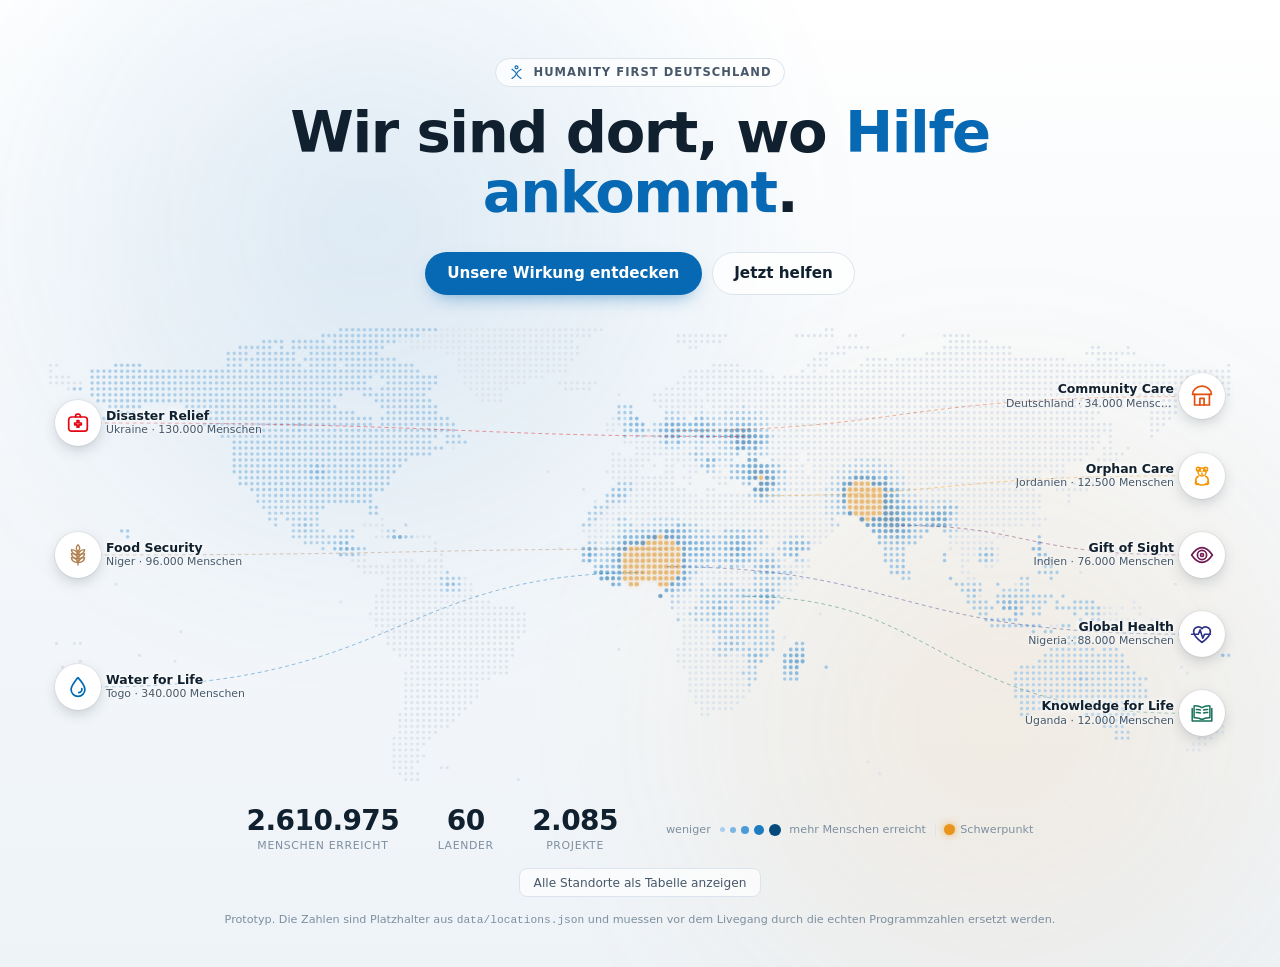
<file: index.html>
<!doctype html>
<html lang="de">
<head>
<meta charset="utf-8">
<meta name="viewport" content="width=device-width, initial-scale=1">
<title>Humanity First - Hero-Prototyp</title>
<link rel="stylesheet" href="src/hf-dot-map.css">
<style>body { margin: 0; background: #f4f7fa; }</style>
</head>
<body>

<section class="hf-hero">
  <div class="hf-hero__head">
    <p class="hf-hero__eyebrow" data-mark>Humanity First Deutschland</p>
    <h1 class="hf-hero__title">Wir sind dort, wo <em>Hilfe ankommt</em>.</h1>
    <div class="hf-actions">
      <a class="hf-btn hf-btn--primary" href="#wirkung">Unsere Wirkung entdecken</a>
      <a class="hf-btn hf-btn--ghost" href="#helfen">Jetzt helfen</a>
    </div>
  </div>

  <div id="map"></div>

  <div class="hf-footer">
    <div class="hf-stats">
      <div class="hf-stat">
        <span class="hf-stat__value" data-stat="beneficiaries">0</span>
        <span class="hf-stat__label">Menschen erreicht</span>
      </div>
      <div class="hf-stat">
        <span class="hf-stat__value" data-stat="countries">0</span>
        <span class="hf-stat__label">Laender</span>
      </div>
      <div class="hf-stat">
        <span class="hf-stat__value" data-stat="projects">0</span>
        <span class="hf-stat__label">Projekte</span>
      </div>
    </div>

    <div class="hf-legend">
      <span>weniger</span>
      <span class="hf-legend__ramp" aria-hidden="true"></span>
      <span>mehr Menschen erreicht</span>
      <span class="hf-legend__accent">Schwerpunkt</span>
    </div>
  </div>

  <div class="hf-panel" id="hf-panel" hidden role="dialog" aria-modal="false" aria-labelledby="hf-panel-title">
    <button class="hf-panel__close" type="button" aria-label="Schliessen">&times;</button>
    <div class="hf-panel__inner"></div>
  </div>

  <button class="hf-table-toggle" aria-expanded="false" aria-controls="hf-table">
    Alle Standorte als Tabelle anzeigen
  </button>
  <div class="hf-table-wrap" id="hf-table" hidden></div>

  <p class="hf-note">
    Prototyp. Die Zahlen sind Platzhalter aus <code>data/locations.json</code> und muessen
    vor dem Livegang durch die echten Programmzahlen ersetzt werden.
  </p>
</section>

<script type="module">
import { HFDotMap } from './src/hf-dot-map.js';
import { ICONS } from './src/icons.js';

// Dachmarke ins Badge
document.querySelector('[data-mark]').insertAdjacentHTML('afterbegin', ICONS.mark);

const data = await fetch('./data/locations.json').then((r) => r.json());
const root = document.getElementById('map');
const map = new HFDotMap(root, data);
window.hfmap = map;   // Debug-Handle, fuer die Produktion entbehrlich

/* ---------- Programmfilter kommt von den Bubbles auf der Karte ---------- */
root.addEventListener('hfmap:program', (e) => {
  const active = map.setProgram(e.detail);
  for (const b of root.querySelectorAll('.hfmap__bubble')) {
    b.setAttribute('aria-pressed', String(b.dataset.program === active));
  }
});

/* ---------- Detail-Panel: Zahlen, Programme, Fotogitter ---------- */
const panel = document.getElementById('hf-panel');
const panelInner = panel.querySelector('.hf-panel__inner');
const programById = new Map(data.programs.map((p) => [p.id, p]));
const fmt = (n) => n.toLocaleString('de-DE');

function openPanel(loc, site) {
  const acts = (site ? site.acts : loc.activities)
    .slice()
    .sort((a, b) => b.beneficiaries - a.beneficiaries);
  const total = acts.reduce((s, a) => s + a.beneficiaries, 0);
  const projects = acts.reduce((s, a) => s + (a.projects || 0), 0);
  const photos = loc.photos || [];

  panelInner.innerHTML = `
    <div class="hf-panel__head">
      <h2 class="hf-panel__title" id="hf-panel-title">${loc.name}</h2>
      <div class="hf-panel__figures">
        <div class="hf-panel__figure"><b>${fmt(total)}</b><span>Menschen erreicht</span></div>
        <div class="hf-panel__figure"><b>${fmt(projects)}</b><span>Projekte</span></div>
      </div>
    </div>
    <ul class="hf-panel__programs">
      ${acts.map((a) => {
        const p = programById.get(a.program);
        return `<li style="--chip-color:${p.color}">${ICONS[p.icon] || ''}
          <span>${p.name}</span> <b>${fmt(a.beneficiaries)}</b></li>`;
      }).join('')}
    </ul>
    ${photos.length
      ? `<div class="hf-masonry">${photos.map((ph) => `
          <figure>
            <img src="${ph.src}" alt="${ph.alt}" loading="lazy" decoding="async">
            <figcaption>${ph.caption}</figcaption>
          </figure>`).join('')}</div>`
      : '<p class="hf-panel__empty">Fuer dieses Land liegen noch keine Fotos vor.</p>'}
    <p class="hf-panel__hint">Fotos: Humanity First. Spaeter verlinken wir hier auf die
      Projekt- und Programmseiten.</p>`;

  panel.hidden = false;
  // Ein Frame warten, sonst greift die Transition nicht.
  requestAnimationFrame(() => panel.classList.add('is-open'));
  panel.querySelector('.hf-panel__close').focus();
}

function closePanel() {
  panel.classList.remove('is-open');
  setTimeout(() => { panel.hidden = true; }, 420);
}

panel.querySelector('.hf-panel__close').addEventListener('click', closePanel);
document.addEventListener('keydown', (e) => {
  if (e.key === 'Escape' && !panel.hidden) closePanel();
});

root.addEventListener('hfmap:select', (e) => {
  // Klick auf ein Land liefert {loc, site}, Klick auf ein Programmsymbol einen Cluster.
  const d = e.detail;
  if (d.loc) openPanel(d.loc, d.site);
  else if (d.lead) openPanel(d.lead.loc, d.lead);
});

/* ---------- Kennzahlen zaehlen bei jedem Wechsel mit ---------- */
const counters = new Map();
document.querySelectorAll('[data-stat]').forEach((el) => counters.set(el.dataset.stat, { el, from: 0 }));

root.addEventListener('hfmap:change', (e) => {
  for (const [key, c] of counters) {
    const to = e.detail[key] ?? 0;
    const from = c.from;
    c.from = to;
    const t0 = performance.now();
    const tick = (now) => {
      const k = Math.min(1, (now - t0) / 700);
      const eased = 1 - Math.pow(1 - k, 3);
      c.el.textContent = Math.round(from + (to - from) * eased).toLocaleString('de-DE');
      if (k < 1) requestAnimationFrame(tick);
    };
    requestAnimationFrame(tick);
  }
  renderTable(e.detail.program);
  renderRamp(e.detail.program);
});

/* ---------- Legende: folgt der Farbe der Karte ---------- */
const ramp = document.querySelector('.hf-legend__ramp');
const RAMP_BLUE = ['#a8d0ee', '#7ab7e4', '#4a9bd8', '#1c7cc0', '#064a7d'];
const SIZES = [5, 6, 8, 10, 12];

function renderRamp(programId) {
  const color = programId ? data.programs.find((p) => p.id === programId).color : null;
  ramp.innerHTML = '';
  SIZES.forEach((size, i) => {
    const d = document.createElement('span');
    d.className = 'hf-legend__dot';
    // Im Programm-Modus zeigt die Legende dieselbe Farbe wie die Karte,
    // abgestuft ueber Deckkraft - sonst widerspricht sie dem Bild.
    d.style.cssText = color
      ? `width:${size}px;height:${size}px;background:${color};opacity:${0.3 + i * 0.175}`
      : `width:${size}px;height:${size}px;background:${RAMP_BLUE[i]}`;
    ramp.appendChild(d);
  });
  document.querySelector('.hf-legend__accent').hidden = Boolean(programId);
}
renderRamp(null);

/* ---------- Textalternative ---------- */
const wrap = document.getElementById('hf-table');
const toggle = document.querySelector('.hf-table-toggle');
const names = new Map(data.programs.map((p) => [p.id, p.name]));

function renderTable(program) {
  const rows = data.locations
    .map((l) => {
      const acts = program ? l.activities.filter((a) => a.program === program) : l.activities;
      if (!acts.length) return null;
      return {
        name: l.name,
        programs: acts.map((a) => names.get(a.program)).join(', '),
        total: acts.reduce((s, a) => s + a.beneficiaries, 0),
      };
    })
    .filter(Boolean)
    .sort((a, b) => b.total - a.total);

  wrap.innerHTML = `<table class="hf-table">
    <caption class="hf-note" style="margin:.5rem">Standorte und erreichte Menschen${program ? ` - ${names.get(program)}` : ''}</caption>
    <thead><tr><th>Land</th><th>Programme</th><th>Menschen</th></tr></thead>
    <tbody>${rows.map((r) => `<tr><td>${r.name}</td><td>${r.programs}</td><td>${r.total.toLocaleString('de-DE')}</td></tr>`).join('')}</tbody>
  </table>`;
}

toggle.addEventListener('click', () => {
  const open = wrap.hidden;
  wrap.hidden = !open;
  toggle.setAttribute('aria-expanded', String(open));
  toggle.textContent = open ? 'Tabelle ausblenden' : 'Alle Standorte als Tabelle anzeigen';
});

// Der erste 'hfmap:change' faellt noch im Konstruktor an - hier nachziehen,
// damit Kennzahlen, Legende und Tabelle initial gefuellt sind.
map.emitChange();
</script>
</body>
</html>
</file>
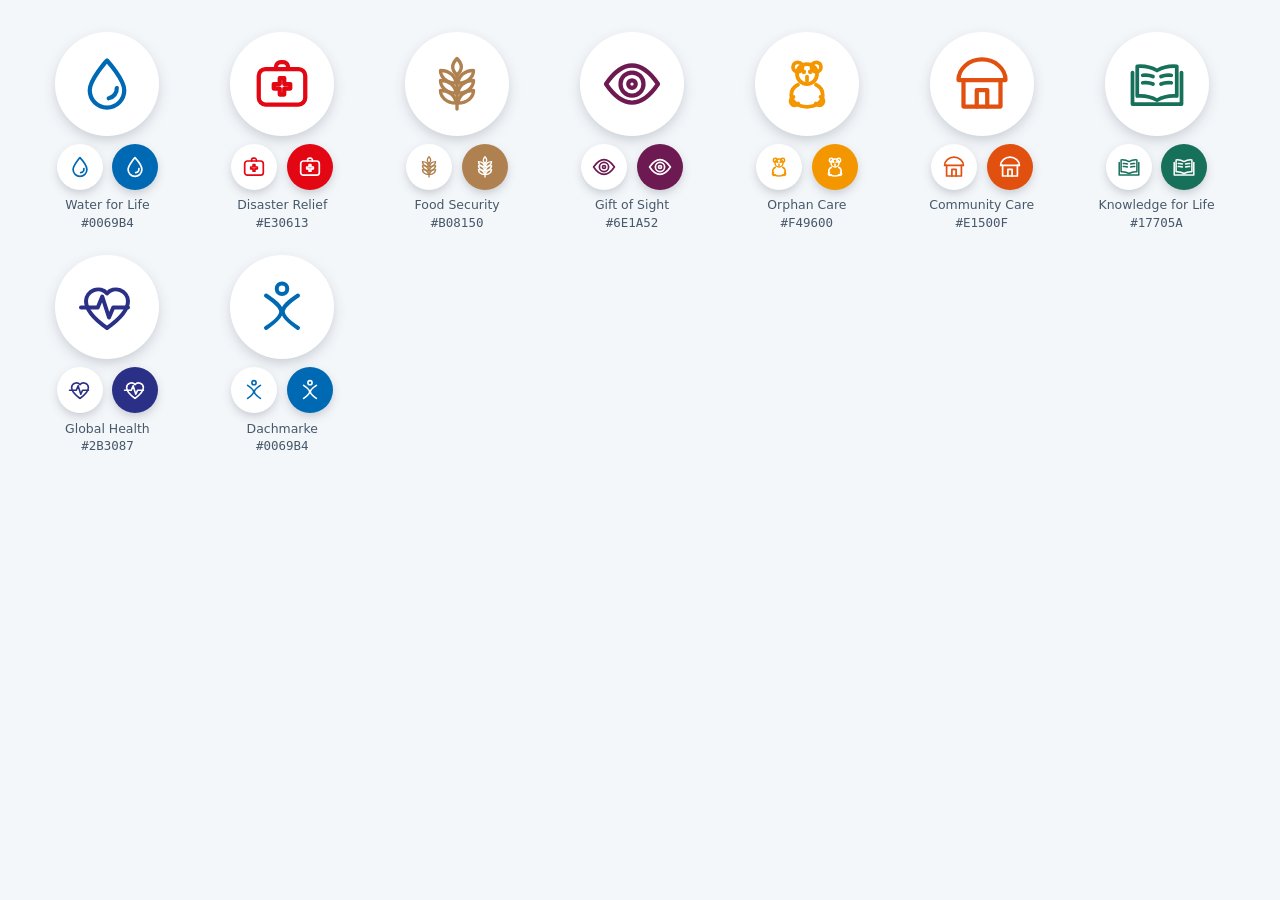
<file: icon-test.html>
<!doctype html>
<html lang="de"><head><meta charset="utf-8"><title>Icon-Test</title>
<style>
 body{margin:0;padding:2rem;background:#f4f7fa;font:14px/1.4 system-ui}
 .grid{display:grid;grid-template-columns:repeat(auto-fill,minmax(150px,1fr));gap:1.5rem;max-width:1200px}
 figure{margin:0;text-align:center}
 .big{display:grid;place-items:center;width:104px;height:104px;margin:0 auto .5rem;background:#fff;
      border-radius:50%;box-shadow:0 5px 16px -4px rgba(16,32,46,.28)}
 .big svg{width:60px;height:60px}
 .row{display:flex;gap:.6rem;justify-content:center;align-items:center;margin-top:.5rem}
 .sm{display:grid;place-items:center;width:46px;height:46px;background:#fff;border-radius:50%;
     box-shadow:0 4px 12px -3px rgba(16,32,46,.3)}
 .sm svg{width:24px;height:24px}
 .inv{background:currentColor}
 .inv svg{color:#fff}
 figcaption{font-size:.78rem;color:#46586a;margin-top:.4rem}
</style></head><body>
<div class="grid" id="g"></div>
<script type="module">
import { ICONS } from './src/icons.js';
const data = await fetch('./data/locations.json').then(r=>r.json());
const rows = [...data.programs.map(p=>({name:p.name,color:p.color,icon:p.icon})),
              {name:'Dachmarke',color:'#0069B4',icon:'mark'}];
document.getElementById('g').innerHTML = rows.map(r=>`
  <figure style="color:${r.color}">
    <div class="big">${ICONS[r.icon]}</div>
    <div class="row">
      <span class="sm">${ICONS[r.icon]}</span>
      <span class="sm inv">${ICONS[r.icon]}</span>
    </div>
    <figcaption>${r.name}<br><code>${r.color}</code></figcaption>
  </figure>`).join('');
</script></body></html>
</file>
<file: src/hf-dot-map.css>
/* ================================================================== *
 * Humanity First - Hero mit Punktraster-Weltkarte
 * Heller Grund, HF-Blau als Datenfarbe, Gold fuer Schwerpunktregionen.
 * ================================================================== */

.hf-hero {
  --hf-blue: #0769b3;
  --hf-blue-dark: #04476f;
  --hf-green: #7aa93c;
  --hf-gold: #e8951c;

  --hf-bg: #f4f7fa;
  --hf-bg-soft: #ffffff;
  --hf-ink: #10202e;
  --hf-ink-soft: #46586a;
  --hf-ink-dim: #7d8fa0;
  --hf-line: #dbe4ed;

  position: relative;
  isolation: isolate;
  overflow: hidden;
  padding: clamp(2rem, 4.5vw, 4rem) clamp(1.25rem, 4vw, 3rem) clamp(1.5rem, 3vw, 2.5rem);
  background: linear-gradient(180deg, var(--hf-bg-soft), var(--hf-bg) 55%, #eef3f8);
  color: var(--hf-ink);
  font-family: system-ui, -apple-system, "Segoe UI", Roboto, sans-serif;
}

/* Zwei sehr weiche Lichter, die langsam wandern - das ist die "Welle" im
   Hintergrund. Rein dekorativ und billig: kostet keinen Canvas-Frame. */
.hf-hero::before,
.hf-hero::after {
  content: "";
  position: absolute;
  z-index: -1;
  pointer-events: none;
  border-radius: 50%;
  filter: blur(50px);
}

.hf-hero::before {
  inset: -18% 30% 35% -12%;
  background: radial-gradient(circle, rgba(7, 105, 179, 0.13), transparent 68%);
  animation: hf-drift-a 54s ease-in-out infinite alternate;
}

.hf-hero::after {
  inset: 30% -14% -20% 42%;
  background: radial-gradient(circle, rgba(232, 149, 28, 0.11), transparent 68%);
  animation: hf-drift-b 68s ease-in-out infinite alternate;
}

@keyframes hf-drift-a {
  from { transform: translate3d(-3%, -2%, 0) scale(1); }
  to   { transform: translate3d(6%, 4%, 0) scale(1.12); }
}

@keyframes hf-drift-b {
  from { transform: translate3d(4%, 3%, 0) scale(1.08); }
  to   { transform: translate3d(-5%, -3%, 0) scale(1); }
}

/* ---------- Aussage und Handlungsaufforderungen ---------- */

.hf-hero__head {
  max-width: 44rem;
  margin: 0 auto clamp(1.25rem, 3vw, 2rem);
  text-align: center;
}

.hf-hero__eyebrow {
  display: inline-flex;
  align-items: center;
  gap: 0.5rem;
  margin: 0 0 1rem;
  padding: 0.32rem 0.8rem;
  border: 1px solid var(--hf-line);
  border-radius: 999px;
  background: rgba(255, 255, 255, 0.75);
  font-size: 0.72rem;
  font-weight: 600;
  letter-spacing: 0.09em;
  text-transform: uppercase;
  color: var(--hf-ink-soft);
}

.hf-hero__eyebrow svg {
  width: 17px;
  height: 17px;
  color: var(--hf-blue);
}

.hf-hero__title {
  margin: 0;
  font-size: clamp(2rem, 5vw, 3.6rem);
  line-height: 1.05;
  letter-spacing: -0.024em;
  font-weight: 700;
}

.hf-hero__title em { font-style: normal; color: var(--hf-blue); }

.hf-actions {
  display: flex;
  flex-wrap: wrap;
  justify-content: center;
  gap: 0.6rem;
  margin: clamp(1.25rem, 3vw, 1.75rem) 0 0;
}

.hf-btn {
  display: inline-flex;
  align-items: center;
  gap: 0.45rem;
  padding: 0.72rem 1.35rem;
  border: 1px solid transparent;
  border-radius: 999px;
  font: inherit;
  font-size: 0.95rem;
  font-weight: 600;
  text-decoration: none;
  cursor: pointer;
  transition: background 0.18s, border-color 0.18s, color 0.18s, transform 0.18s;
}

.hf-btn--primary {
  background: var(--hf-blue);
  color: #fff;
  box-shadow: 0 8px 20px -10px rgba(7, 105, 179, 0.7);
}

.hf-btn--primary:hover { background: var(--hf-blue-dark); transform: translateY(-1px); }

.hf-btn--ghost {
  background: rgba(255, 255, 255, 0.8);
  border-color: var(--hf-line);
  color: var(--hf-ink);
}

.hf-btn--ghost:hover { border-color: var(--hf-blue); color: var(--hf-blue); }

.hf-btn:focus-visible { outline: 2px solid var(--hf-blue); outline-offset: 3px; }

/* ---------- Karte ---------- */

.hfmap {
  position: relative;
  width: 100%;
  max-width: 1440px;
  margin: 0 auto;
}

.hfmap__canvas { display: block; width: 100%; touch-action: pan-y; }

/* ---------- Fuehrungslinien ---------- */

.hfmap__leaders {
  position: absolute;
  inset: 0;
  width: 100%;
  height: 100%;
  pointer-events: none;
  overflow: visible;
}

.hfmap__leader {
  fill: none;
  stroke-width: 1;
  stroke-dasharray: 3 4;
  stroke-linecap: round;
  opacity: 0.42;
  transition: opacity 0.22s, stroke-width 0.22s;
  animation: hf-leader-in 0.9s ease 2.25s backwards;
}

.hfmap__leader.is-dimmed { opacity: 0.1; }

/* Im Zoom zeigen die Fuehrungslinien nicht mehr auf ihr Ziel - die Karte hat
   sich unter ihnen verschoben. Also treten sie zurueck. */
.hfmap.is-zoomed .hfmap__leader { opacity: 0; }
.hfmap__leader.is-lifted { opacity: 0.95; stroke-width: 1.6; }

@keyframes hf-leader-in { from { opacity: 0; } }

/* ---------- Programm-Bubbles ---------- */

.hfmap__bubbles { position: absolute; inset: 0; pointer-events: none; }

/* Nullpunkt-Anker: nur so sitzt der Kreis exakt an der geplanten Stelle,
   egal wie breit der Text daneben wird. */
.hfmap__bubble {
  position: absolute;
  width: 0;
  height: 0;
  padding: 0;
  border: 0;
  background: none;
  font: inherit;
  cursor: pointer;
  pointer-events: auto;
}

.hfmap__bubble-icon {
  position: absolute;
  left: -23px;
  top: -23px;
  display: grid;
  place-items: center;
  width: 46px;
  height: 46px;
  border-radius: 50%;
  background: #fff;
  color: var(--bubble-color);
  box-shadow: 0 5px 16px -4px rgba(16, 32, 46, 0.28), 0 0 0 1px rgba(16, 32, 46, 0.05);
  transition: transform 0.2s, box-shadow 0.2s, background 0.2s, color 0.2s;
  animation: hf-bubble-in 0.5s cubic-bezier(0.2, 1.25, 0.4, 1) 2.15s backwards;
}

.hfmap__bubble-icon svg { width: 24px; height: 24px; }

/* Der Text steht dauerhaft da - vier der acht Programmfarben liegen unter
   3:1 Kontrast, Farbe allein darf das Programm also nicht benennen.
   Der weisse Halo haelt ihn ueber dem Punktraster lesbar. */
.hfmap__bubble-text {
  display: none;
  position: absolute;
  left: 28px;
  top: 0;
  transform: translateY(-50%);
  max-width: 10.5rem;
  text-align: left;
  line-height: 1.25;
  animation: hf-fade-in 0.5s ease 2.4s backwards;
}

.hfmap__bubble[data-side="right"] .hfmap__bubble-text {
  left: auto;
  right: 28px;
  text-align: right;
}

.hfmap__bubble-text b {
  display: block;
  font-size: 0.78rem;
  font-weight: 650;
  color: var(--hf-ink);
  white-space: nowrap;
  text-shadow: 0 0 4px #fff, 0 0 8px #fff, 0 0 12px #fff;
}

.hfmap__bubble-text i {
  display: block;
  font-style: normal;
  font-size: 0.68rem;
  color: var(--hf-ink-soft);
  white-space: nowrap;
  overflow: hidden;
  text-overflow: ellipsis;
  text-shadow: 0 0 4px #fff, 0 0 8px #fff, 0 0 12px #fff;
}

@media (min-width: 1080px) {
  .hfmap__bubble-text { display: block; }
}

.hfmap__bubble:hover .hfmap__bubble-icon,
.hfmap__bubble:focus-visible .hfmap__bubble-icon {
  transform: scale(1.12);
  background: var(--bubble-color);
  color: #fff;
  box-shadow: 0 10px 24px -6px rgba(16, 32, 46, 0.4);
}

.hfmap__bubble[aria-pressed="true"] .hfmap__bubble-icon {
  background: var(--bubble-color);
  color: #fff;
}

.hfmap__bubble.is-dimmed { opacity: 0.34; }

/* Waehrend der Kamerafahrt gehoert die Aufmerksamkeit der Karte. Die Symbole
   bleiben bedienbar, treten aber zurueck. */
.hfmap.is-zoomed .hfmap__bubble { opacity: 0.5; }
.hfmap.is-zoomed .hfmap__bubble:hover,
.hfmap.is-zoomed .hfmap__bubble:focus-visible { opacity: 1; }

.hfmap__bubble { transition: opacity 0.3s ease; }

.hfmap__bubble:focus-visible { outline: none; }
.hfmap__bubble:focus-visible .hfmap__bubble-icon { outline: 2px solid var(--hf-ink); outline-offset: 3px; }

@keyframes hf-fade-in { from { opacity: 0; } }

@keyframes hf-bubble-in {
  from { opacity: 0; transform: scale(0.65); }
  to   { opacity: 1; transform: scale(1); }
}

/* ---------- Tooltip am Cursor ---------- */

.hfmap__tooltip {
  position: absolute;
  z-index: 5;
  min-width: 12.5rem;
  max-width: 16rem;
  padding: 0.65rem 0.78rem;
  border: 1px solid var(--hf-line);
  border-radius: 12px;
  background: rgba(255, 255, 255, 0.97);
  /* Zwei Schatten und eine leichte Neigung: die Karte soll ueber dem Raster
     schweben, nicht darauf liegen. */
  box-shadow: 0 2px 6px -2px rgba(16, 32, 46, 0.16), 0 22px 48px -14px rgba(16, 32, 46, 0.42);
  opacity: 0;
  visibility: hidden;
  transform: translate(24px, -50%) perspective(700px) rotateY(-7deg);
  transform-origin: left center;
  transition: opacity 0.16s ease, transform 0.28s cubic-bezier(0.2, 0.8, 0.3, 1);
  pointer-events: none;
  overflow: hidden;
}

/* Foto in der Hover-Karte: erst sichtbar, wenn es geladen ist - sonst
   springt die Kartenhoehe. */
.hfmap__tip-photo {
  display: block;
  height: 0;
  margin: -0.65rem -0.78rem 0;
  background-color: #e7eef5;
  background-position: center;
  background-size: cover;
  transition: height 0.26s cubic-bezier(0.2, 0.8, 0.3, 1);
}

.hfmap__tip-photo.is-loaded { height: 104px; margin-bottom: 0.6rem; }

.hfmap__tip-more {
  margin: 0.5rem 0 0;
  padding-top: 0.45rem;
  border-top: 1px solid var(--hf-line);
  font-size: 0.68rem;
  color: var(--hf-ink-dim);
}

.hfmap__tooltip.is-visible { opacity: 1; visibility: visible; }

/* Gespiegelt kippt die Karte in die andere Richtung, damit die Neigung immer
   vom Cursor weg zeigt. */
.hfmap__tooltip[data-flip-x="1"] {
  transform: translate(calc(-100% - 24px), -50%) perspective(700px) rotateY(7deg);
  transform-origin: right center;
}
.hfmap__tooltip[data-flip-y="1"] {
  transform: translate(24px, calc(-100% + 18px)) perspective(700px) rotateY(-7deg);
}
.hfmap__tooltip[data-flip-x="1"][data-flip-y="1"] {
  transform: translate(calc(-100% - 24px), calc(-100% + 18px)) perspective(700px) rotateY(7deg);
  transform-origin: right center;
}

.hfmap__tooltip h4 { margin: 0 0 0.15rem; font-size: 0.9rem; }

.hfmap__tip-total {
  margin: 0 0 0.5rem;
  font-size: 0.76rem;
  font-weight: 650;
  color: var(--hf-blue);
  font-variant-numeric: tabular-nums;
}

.hfmap__tip-total span { color: var(--hf-ink-dim); font-weight: 400; }

.hfmap__tip-muted { margin: 0; font-size: 0.76rem; line-height: 1.45; color: var(--hf-ink-dim); }

.hfmap__tooltip ul { margin: 0; padding: 0; list-style: none; display: grid; gap: 0.26rem; }

.hfmap__tooltip li {
  display: grid;
  grid-template-columns: 9px 1fr auto;
  align-items: center;
  gap: 0.45rem;
  font-size: 0.74rem;
  color: var(--hf-ink-soft);
}

.hfmap__tooltip li i { width: 9px; height: 9px; border-radius: 2px; }
.hfmap__tooltip li b { color: var(--hf-ink); font-variant-numeric: tabular-nums; }

/* ---------- Kennzahlen und Legende unter der Karte ---------- */

.hf-footer {
  display: flex;
  flex-wrap: wrap;
  align-items: center;
  justify-content: center;
  gap: clamp(1rem, 4vw, 3rem);
  max-width: 62rem;
  margin: clamp(0.75rem, 2vw, 1.5rem) auto 0;
}

.hf-stats { display: flex; gap: clamp(1rem, 3vw, 2.5rem); }

.hf-stat { text-align: center; }

.hf-stat__value {
  display: block;
  font-size: clamp(1.2rem, 2.4vw, 1.75rem);
  font-weight: 700;
  line-height: 1;
  letter-spacing: -0.02em;
  font-variant-numeric: tabular-nums;
  color: var(--hf-ink);
}

.hf-stat__label {
  display: block;
  margin-top: 0.3rem;
  font-size: 0.68rem;
  letter-spacing: 0.06em;
  text-transform: uppercase;
  color: var(--hf-ink-dim);
}

.hf-legend {
  display: flex;
  align-items: center;
  gap: 0.55rem;
  font-size: 0.7rem;
  color: var(--hf-ink-dim);
}

.hf-legend__ramp { display: flex; align-items: center; gap: 5px; }

/* Auf schmalen Viewports nur die Rampe und den Akzent - die Beschriftung
   bricht sonst dreizeilig um. */
@media (max-width: 700px) {
  .hf-legend > span:first-child,
  .hf-legend > span:nth-child(3) { display: none; }
  .hf-legend__accent { border-left: 0; padding-left: 0; }
}
.hf-legend__dot { border-radius: 50%; }

.hf-legend__accent {
  display: inline-flex;
  align-items: center;
  gap: 0.3rem;
  padding-left: 0.55rem;
  border-left: 1px solid var(--hf-line);
}

.hf-legend__accent::before {
  content: "";
  width: 11px;
  height: 11px;
  border-radius: 50%;
  background: var(--hf-gold);
  box-shadow: 0 0 8px -1px var(--hf-gold);
}

/* ---------- Detail-Panel: Masonry-Grid der Projektfotos ---------- */

.hf-panel {
  position: fixed;
  z-index: 50;
  inset: auto 0 0 0;
  max-height: min(68vh, 660px);
  overflow: auto;
  padding: clamp(1.25rem, 3vw, 2rem) clamp(1.25rem, 4vw, 3rem) clamp(2rem, 4vw, 3rem);
  background: #fff;
  border-top: 1px solid var(--hf-line);
  border-radius: 20px 20px 0 0;
  box-shadow: 0 -18px 50px -18px rgba(16, 32, 46, 0.3);
  transform: translateY(101%);
  transition: transform 0.42s cubic-bezier(0.2, 0.8, 0.25, 1);
}

.hf-panel.is-open { transform: translateY(0); }

.hf-panel[hidden] { display: none; }

.hf-panel__inner { max-width: 68rem; margin: 0 auto; }

.hf-panel__head {
  display: flex;
  flex-wrap: wrap;
  align-items: flex-end;
  gap: 0.75rem 2rem;
  margin-bottom: 1.25rem;
  padding-right: 2.75rem;   /* Platz fuer den Schliessen-Knopf */
}

@media (max-width: 700px) {
  .hf-panel__head { display: block; padding-right: 2.75rem; }
  .hf-panel__figures { margin: 0.6rem 0 0; gap: 1.5rem; }
}

.hf-panel__title { margin: 0; font-size: clamp(1.4rem, 3vw, 2rem); letter-spacing: -0.02em; }

.hf-panel__figures {
  display: flex;
  gap: 1.5rem;
  margin-left: auto;
  font-variant-numeric: tabular-nums;
}

.hf-panel__figure b { display: block; font-size: 1.15rem; }
.hf-panel__figure span {
  font-size: 0.68rem;
  letter-spacing: 0.06em;
  text-transform: uppercase;
  color: var(--hf-ink-dim);
}

.hf-panel__programs {
  display: flex;
  flex-wrap: wrap;
  gap: 0.4rem;
  margin: 0 0 1.5rem;
  padding: 0;
  list-style: none;
}

.hf-panel__programs li {
  display: inline-flex;
  align-items: center;
  gap: 0.4rem;
  padding: 0.32rem 0.72rem 0.32rem 0.5rem;
  border: 1px solid var(--hf-line);
  border-radius: 999px;
  font-size: 0.8rem;
}

.hf-panel__programs svg { width: 16px; height: 16px; color: var(--chip-color); }
.hf-panel__programs b { font-variant-numeric: tabular-nums; }

/* Masonry ueber CSS-Spalten: die Fotos haben unterschiedliche Formate,
   ein starres Raster wuerde sie beschneiden. */
.hf-masonry { columns: 3 240px; column-gap: 0.75rem; }

/* Auf schmalen Viewports zwei Spalten statt einer: eine Spalte macht jedes
   Foto bildschirmfuellend, und man scrollt endlos. */
@media (max-width: 700px) {
  .hf-masonry { columns: 2 120px; column-gap: 0.5rem; }
  .hf-masonry figure { margin-bottom: 0.5rem; }
  .hf-masonry figcaption { padding: 0.35rem 0.5rem 0.45rem; font-size: 0.66rem; }
}

.hf-masonry figure {
  margin: 0 0 0.75rem;
  break-inside: avoid;
  border-radius: 12px;
  overflow: hidden;
  background: #eef3f8;
}

.hf-masonry img { display: block; width: 100%; height: auto; }

.hf-masonry figcaption {
  padding: 0.5rem 0.7rem 0.6rem;
  font-size: 0.74rem;
  line-height: 1.4;
  color: var(--hf-ink-soft);
}

.hf-panel__empty { margin: 0; font-size: 0.85rem; color: var(--hf-ink-dim); }

.hf-panel__close {
  position: absolute;
  top: 0.9rem;
  right: 0.9rem;
  width: 36px;
  height: 36px;
  display: grid;
  place-items: center;
  border: 1px solid var(--hf-line);
  border-radius: 50%;
  background: #fff;
  color: var(--hf-ink-soft);
  font-size: 1.1rem;
  line-height: 1;
  cursor: pointer;
}

.hf-panel__close:hover { color: var(--hf-ink); border-color: var(--hf-ink-dim); }

.hf-panel__hint {
  margin: 1.25rem 0 0;
  font-size: 0.72rem;
  color: var(--hf-ink-dim);
}

/* ---------- Datentabelle als Textalternative ---------- */

.hf-table-toggle {
  display: block;
  margin: 1rem auto 0;
  padding: 0.4rem 0.85rem;
  border: 1px solid var(--hf-line);
  border-radius: 8px;
  background: rgba(255, 255, 255, 0.7);
  color: var(--hf-ink-soft);
  font: inherit;
  font-size: 0.76rem;
  cursor: pointer;
}

.hf-table-toggle:hover { color: var(--hf-blue); border-color: var(--hf-blue); }

.hf-table-wrap {
  max-width: 52rem;
  margin: 1rem auto 0;
  max-height: 20rem;
  overflow: auto;
  border: 1px solid var(--hf-line);
  border-radius: 10px;
  background: #fff;
}

.hf-table-wrap[hidden] { display: none; }

.hf-table { width: 100%; border-collapse: collapse; font-size: 0.8rem; }

.hf-table th,
.hf-table td { padding: 0.42rem 0.7rem; text-align: left; border-bottom: 1px solid var(--hf-line); }

.hf-table th {
  position: sticky;
  top: 0;
  background: #f7fafc;
  font-size: 0.68rem;
  letter-spacing: 0.05em;
  text-transform: uppercase;
  color: var(--hf-ink-dim);
}

.hf-table td:last-child,
.hf-table th:last-child { text-align: right; font-variant-numeric: tabular-nums; }

.hf-note {
  max-width: 52rem;
  margin: 0.9rem auto 0;
  font-size: 0.7rem;
  line-height: 1.5;
  color: var(--hf-ink-dim);
  text-align: center;
}

@media (prefers-reduced-motion: reduce) {
  .hf-panel { transition: none; }
  .hfmap__tooltip { transform: translate(24px, -50%) !important; }
  .hf-hero::before,
  .hf-hero::after,
  .hfmap__bubble-icon,
  .hfmap__bubble-text,
  .hfmap__leader { animation: none; }
}
</file>
